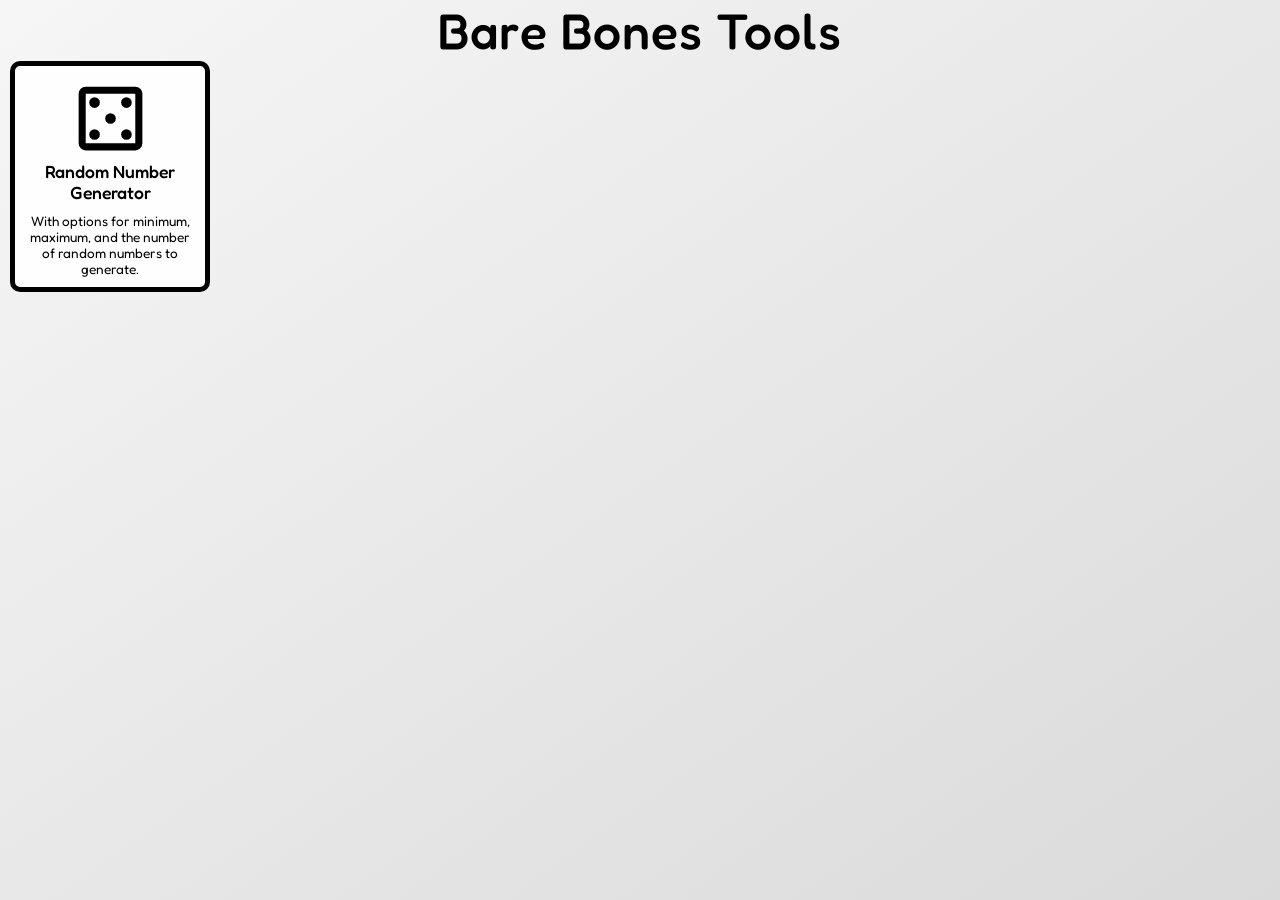
<file: public/index.html>
<!DOCTYPE html>
<html lang="en">
    <head>
        <meta charset="UTF-8" />
        <meta name="viewport" content="width=device-width, initial-scale=1.0" />
        <title>Bare Bones Tools</title>
        <link rel="stylesheet" href="style.css" />
        <link rel="preconnect" href="https://fonts.googleapis.com">
        <link rel="preconnect" href="https://fonts.gstatic.com" crossorigin>
        <link href="https://fonts.googleapis.com/css2?family=Fredoka:wght@300..600&display=swap" rel="stylesheet">
    </head>
    <body>
        <h1>Bare Bones Tools</h1>
        <div id="cardwrap">
            <a href="calculator/random-num/">
                <div class="card">
                    <img src="./_files_/icons/dice-static.svg" alt="dice" />
                    <h2 class="cardname">Random Number Generator</h2>
                    <p class="carddescription"> With options for minimum, maximum, and the number of random numbers to generate.</p>
                </div>
            </a>
        </div>
    </body>
</html>
</file>
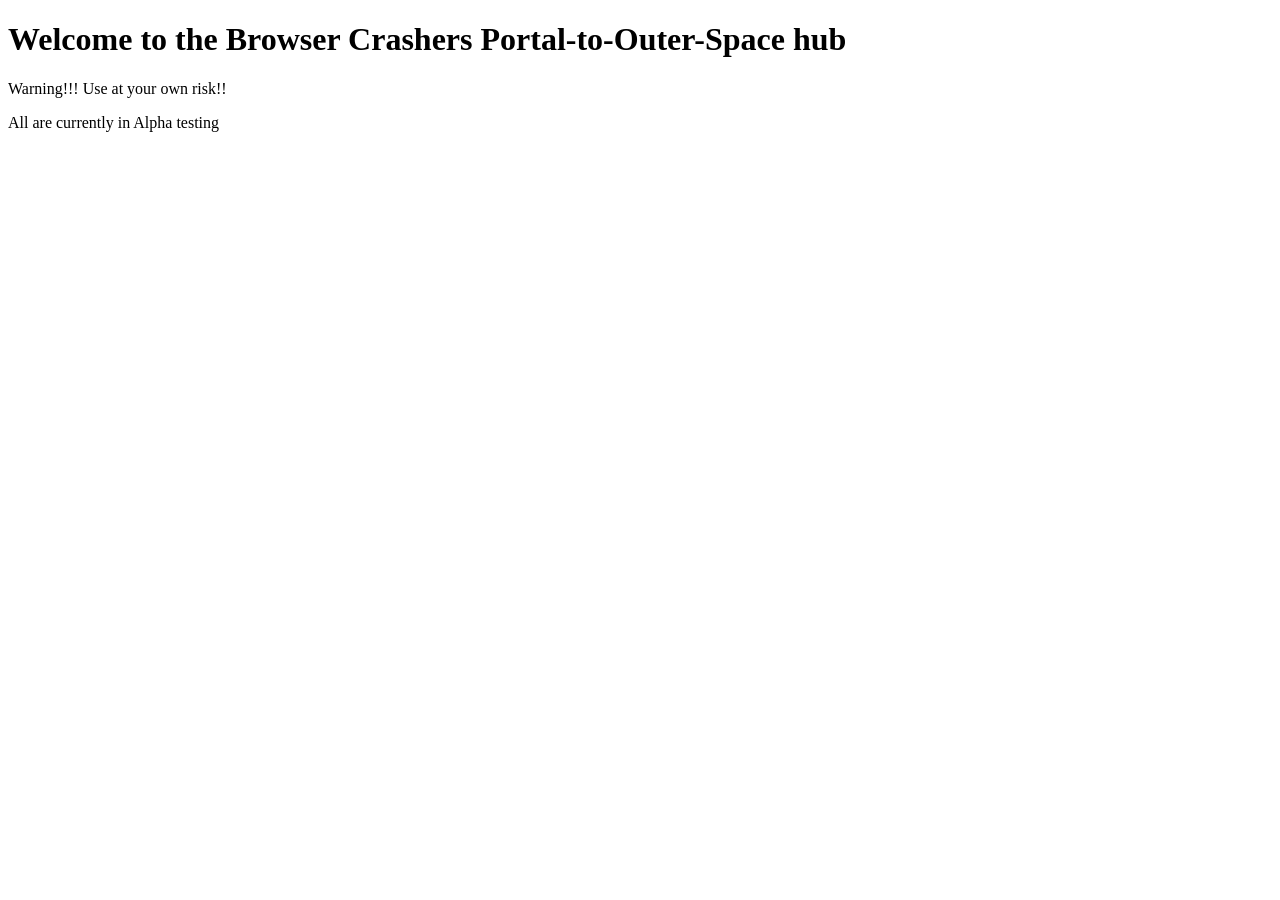
<file: public/browser-crash/index.html>
<!DOCTYPE html>
<html lang="en">
<head>
    <meta charset="UTF-8">
    <meta name="viewport" content="width=device-width, initial-scale=1.0">
    <title>Browser Crashers</title>
</head>
<body>

    <h1>Welcome to the Browser Crashers Portal-to-Outer-Space hub</h1>
    <p>Warning!!! Use at your own risk!!</p>
    <p>All are currently in Alpha testing</p>
    <a href="/v1/index.html"></a>
</body>
</html>
</file>
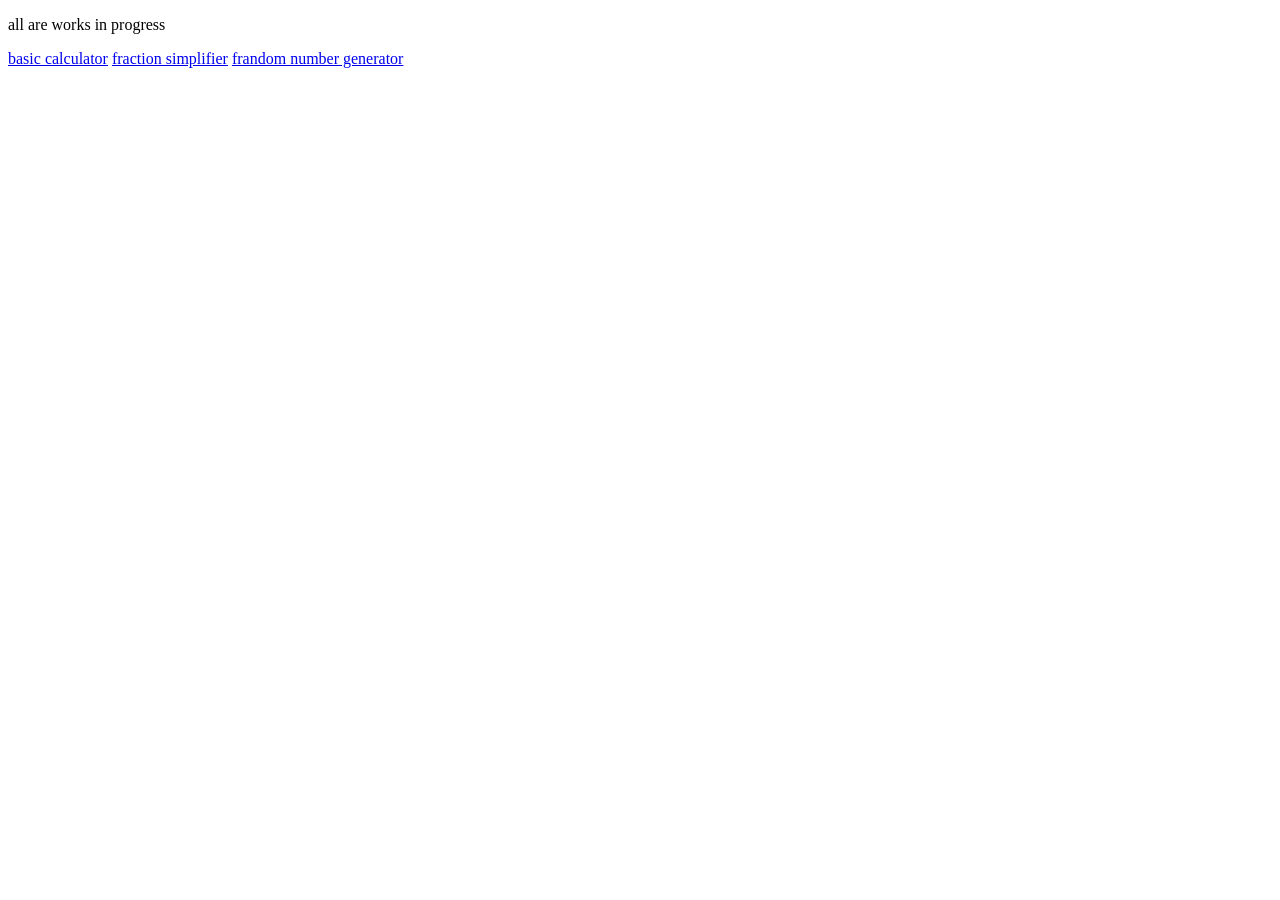
<file: public/calculator/index.html>
<!DOCTYPE html>
<html lang="en">
<head>
    <meta charset="UTF-8">
    <meta name="viewport" content="width=device-width, initial-scale=1.0">
</head>
<body>
    <title>hiiiiiiiiiiiiiiiiiii</title>
    <p>all are works in progress</p>
    <a href="./basic/">basic calculator</a>
    <a href="./simplify-fraction/">fraction simplifier</a>
    <a href="./random-num/">frandom number generator</a>
</body>
</html>
</file>
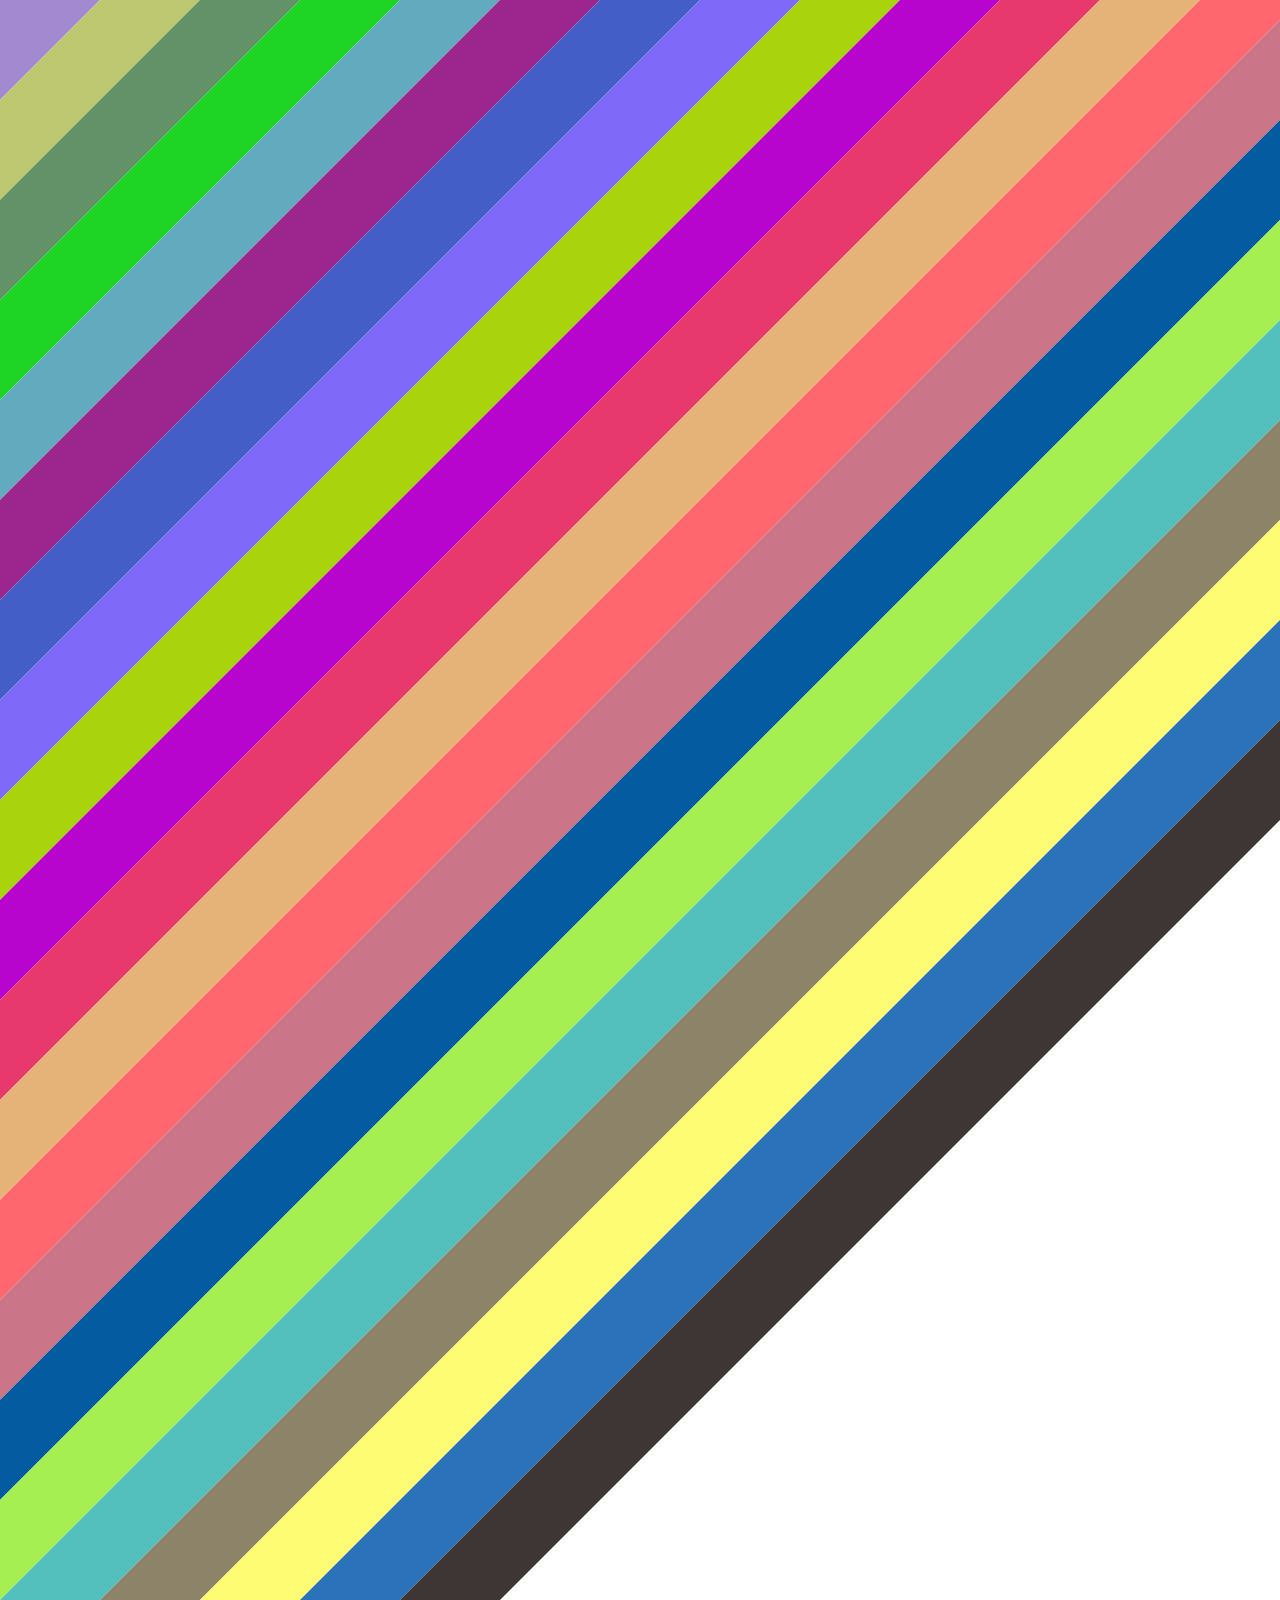
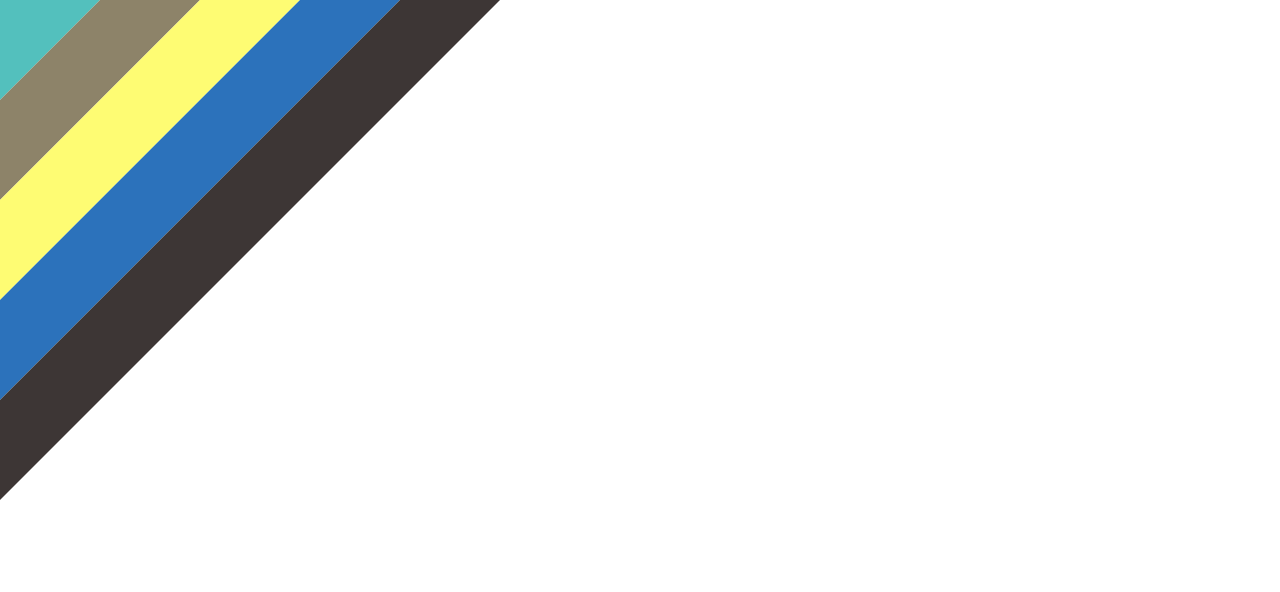
<file: public/geo-bg/index.html>
<!DOCTYPE html>
<html lang="en">
<head>
    <meta charset="UTF-8">
    <meta name="viewport" content="width=device-width, initial-scale=1.0">
    <title>Document</title>
    <link rel="stylesheet" href="style.css">
    <script type="module" src="script.mjs"></script>
</head>
<body>
    <canvas id="canvas">Ummmmm...yeah, your browser doesn't support the HTML5 Canvas element.</canvas>
</body>
</html>
</file>
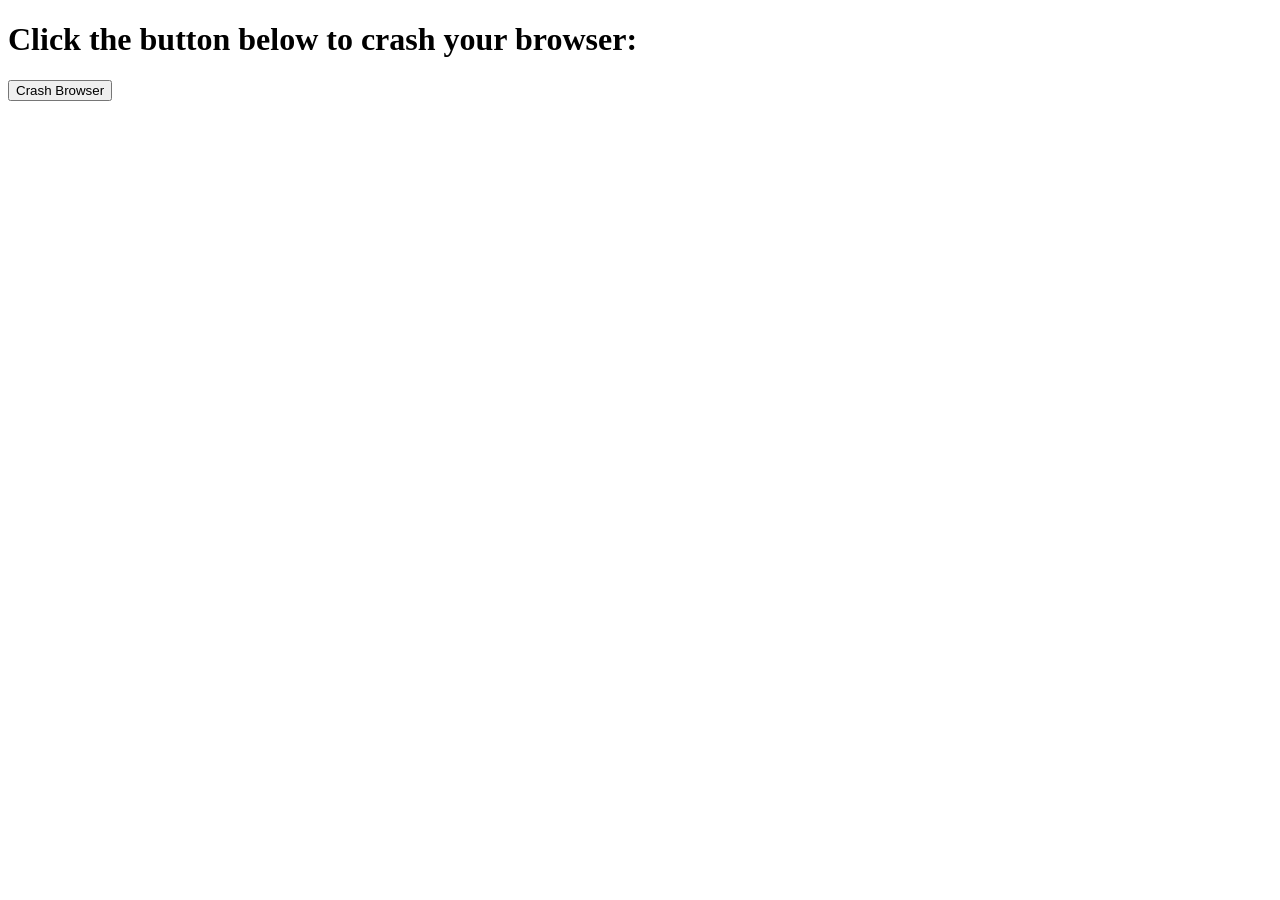
<file: public/browser-crash/v1/index.html>
<!DOCTYPE html>
<html lang="en">
<head>
    <meta charset="UTF-8">
    <meta name="viewport" content="width=device-width, initial-scale=1.0">
    <title>Browser Crash v1</title>
</head>
<body>

    <h1>Click the button below to crash your browser:</h1>
    <button onclick="crashBrowser()">Crash Browser</button>

    <script>
        function crashBrowser() {
            while (true) {
                window.open("https://kittnlabs.web.app/browser-crash/v1/index.html")
            }
        }
    </script>

</body>
</html>
</file>
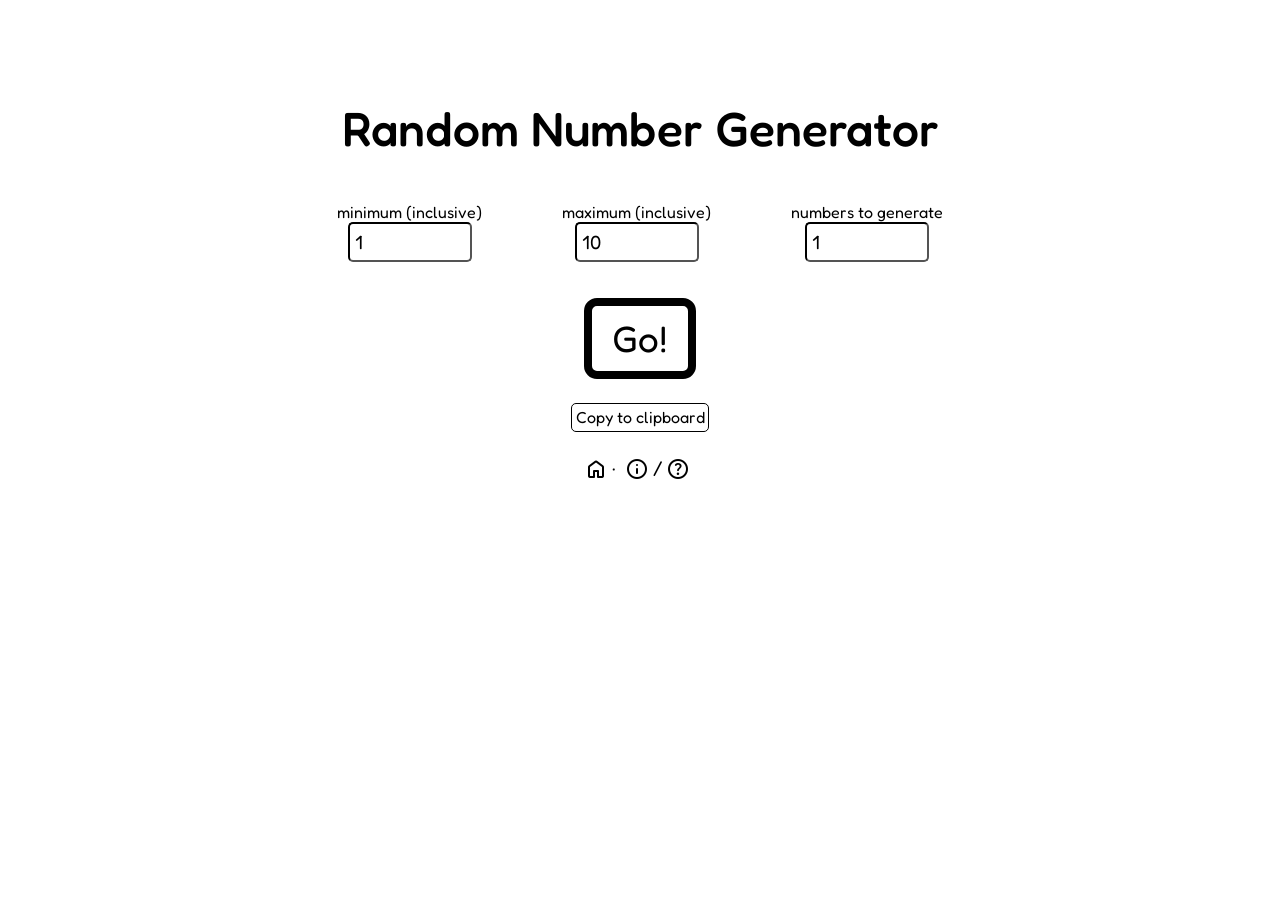
<file: public/calculator/random-num/index.html>
<!DOCTYPE html>
<html lang="en">
<head>
    <meta charset="UTF-8">
    <meta name="viewport" content="width=device-width, initial-scale=1.0">
    <title>Random Number Generator</title>
    <link rel="stylesheet" href="./style.css">
    <link rel="preconnect" href="https://fonts.googleapis.com">
    <link rel="preconnect" href="https://fonts.gstatic.com" crossorigin>
    <link href="https://fonts.googleapis.com/css2?family=Fredoka:wght@300..600&display=swap" rel="stylesheet">
    <link href="https://fonts.googleapis.com/css2?family=Material+Symbols+Rounded:FILL@0..1&icon_names=close,help,home,info&display=block" rel="stylesheet">
    <link rel="icon" type="image/svg+xml" href="../../_files_/icons/dice.svg">
</head>
<body>
        <script src="./script.mjs" type="module"></script>
        <h1 id="title">Random Number Generator</h1>
        <div class="container">
            <div>
                 <label>
                    minimum (inclusive)
                    <input id="minimum"type="number"value="1"/>
                 </label>
            </div>
            <div>
                <label>
                   maximum (inclusive)
                   <input id="maximum" type="number"value="10"/>
                </label>
           </div>
           <div>
            <label>
               numbers to generate
               <input id="numbers" type="number"value="1"/>
            </label>
       </div>
    </div>
    <button type="button"id="bigbutt" tabindex="0"class="bigbutt wappon">Go!</button>
    <div id="result" class="togglewapper"></div>
    <button class="togglewapper wappon" id="capy"tabindex="0">Copy to clipboard</button>
    <div class="navbar">
      <a href="../../index.html" class="navlink"><span class="material-symbols-rounded">home</span></a>
       <span id="dot">&middot;</span>
      <button class="navlink" tabindex="0" id="intrig">
         <span class="material-symbols-rounded">info</span>
         <span id="slash">/</span>
         <span class="material-symbols-rounded">help</span>
      </button>
   </div>
   <dialog id="inhel" closedby="any">
      <div class="headwrap">
      <h2 id="inhead">About/FAQ</h2>
       <button class="dialog-close" type="button"commandfor="inhel" command="close" aria-label="Close">
         <span class="material-symbols-rounded">close</span>
       </button>
      </div>
      <h3>Why does it say "Invalid inputs"?</h3>
      <ol>
         <li>The lower limit is greater than the upper limit.</li>
         <li>The number of random numbers to generate is less than zero.</li>
         <li>There are decimals, which are not currently supported (<a href="mailto:hi@barebonestools.anonaddy.me">shoot me an email</a> and I'll add it!)</li>
      </ol>
      <h3>What does inclusive mean?</h3>
      <p>Inclusive means that the lower and upper limits are included in the range of numbers that can be generated. For example, if you set the lower limit to 1 and the upper limit to 10, the random number generator can generate any number from 1 to 10, including both 1 and 10.</p>
      <h3>Are there any keyboard shortcuts?</h3>
      <p>Yes, you can use [Tab] and [Shift]+[Tab] to navigate between the input fields, the links, and the buttons and [Enter] to either click the current (focused) link/button or click the go button, if the focus is not on a button/link.</p>
      <h2 class="secthead">Feedback</h2>
      <a id="feedback-link" href="mailto:hi@barebonestools.anonaddy.me">Click here to send me an email!</a>
      <p>Suggestions, problems, ideas and feedback are all welcome!</p>
   </dialog>
</body>
</html>
</file>
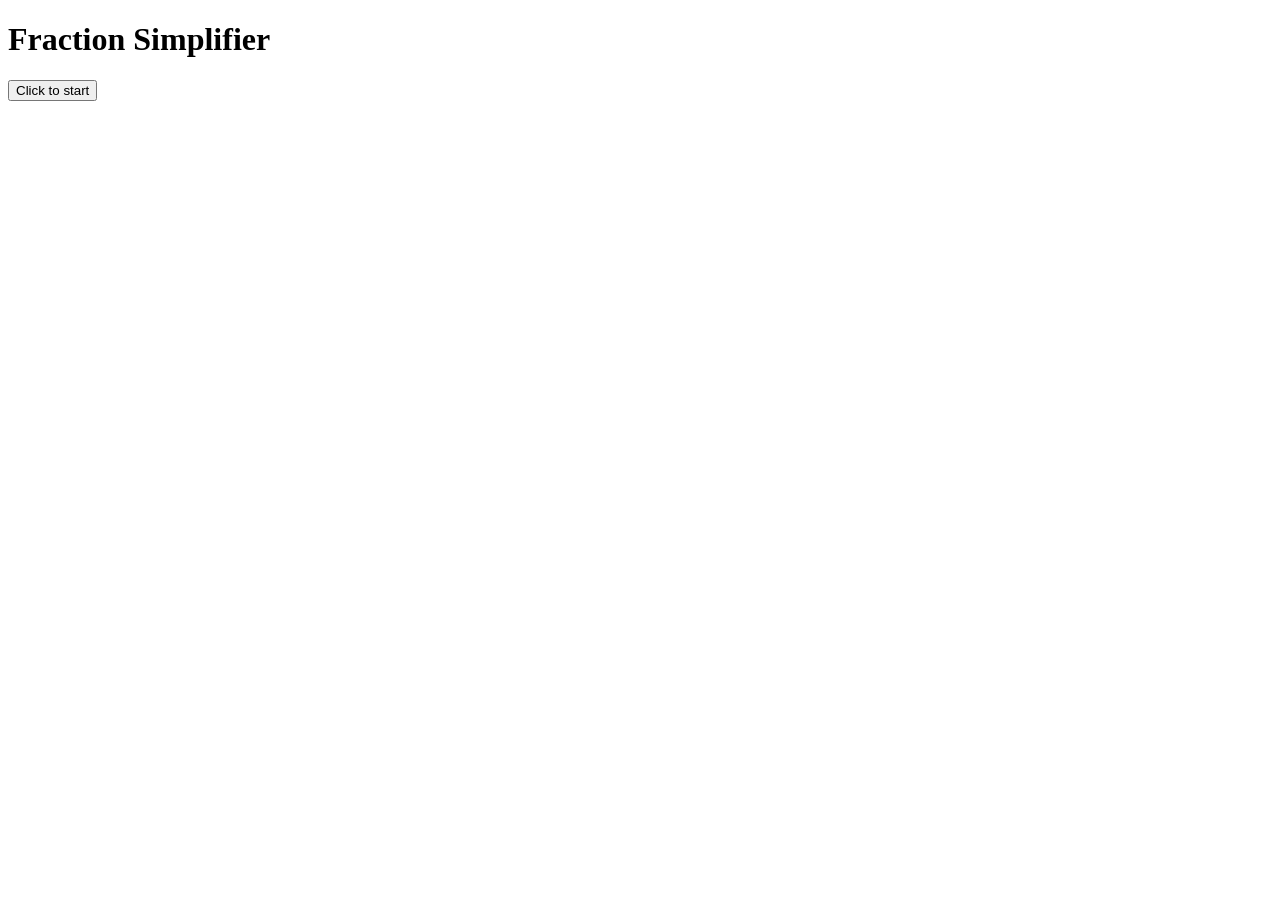
<file: public/calculator/simplify-fraction/index.html>
<!DOCTYPE html>
<html lang="en">
<head>
    <meta charset="UTF-8">
    <meta name="viewport" content="width=device-width, initial-scale=1.0">
    <title>Fraction Simplifier</title>
</head>
<body>
    <h1>Fraction Simplifier</h1>
        <button onclick="superstart()">Click to start</button>
    <script>
        function actualFructionSimp(num, nom, passover) {
            //make it return object
            if (num>nom) {
                actualFructionSimp(num%nom, nom, Math.trunc(num/nom))
            }
            let count = 1
            let gcf = num/count
            while ((nom % gcf !== 0 || Math.trunc(gcf) !== gcf) && count < num) {
                count++
                gcf = num/count
            }
            let fiddle 
            if (passover) {
                fiddle = "Your simplified fraction is: " + passover + " ";
            } else if (gcf === 1) {
                fiddle = "Already lowest terms! ";
            } else {
                fiddle = "Your simplified fraction is: ";
            }
            let newnum = num/gcf
            let newnom = nom/gcf
            return fiddle + newnum + "/" + newnom
            
        }
        function superstart() {
            let num = Number(prompt("Enter the numerator: "))
            let nom = Number(prompt("Enter the denominator:")) 
            alert(actualFructionSimp(num, nom))
        }
    </script>
</body>
</html>
</file>
<file: public/style.css>
body {
    margin: 0px 10px;
}
:root{
    /* background-color: #e2e2e2; */
    background-image: linear-gradient(to bottom right, #f6f6f6, #dadada);
    background-size: 100% 100%;
    height: 100%;
    width: 100%;
}
h1 {
    text-align: center;
    letter-spacing: 1px;
    font-size: 50px;
    margin: 0px;
}
.card{
    border: 5px solid black;
    border-radius: 10px;
    padding: 10px;
    height: fit-content;
    width: 170px;
    background-color: #ffffffe8;
    backdrop-filter: blur(8px);
    text-align: center;
}
#cardwrap{
    display: grid;
}
.card > *{
    display: block;
    margin:auto;
}
img{
    /* width:calc(100% - 50px); */
    width:50%;
}
a{
    color: black;
    text-decoration: none;
}
.cardname{
    text-align: center;
    font-size: 1.1rem;
    margin-bottom: 10px;
}
h1,h2,h3{
    font-weight:500;
}
body *{
    font-family: "Fredoka", sans-serif;
}
.carddescription{
    font-size: 0.85rem;
    text-decoration: none !important;
}
@media (hover:hover){
    .card:hover {
        text-decoration: underline;
    }
}
</file>
<file: public/geo-bg/style.css>
body{
    width: 100%;
    height: 100%;
    /* overflow: hidden; */
    margin: 0px;
}
#canvas{
    /* width: calc(calc(100vh + 100vw) + 8px);
    height: calc(calc(100vh + 100vw) + 8px); */
    margin: 0px;
}
</file>
<file: public/calculator/random-num/style.css>
body {
    justify-content: center;
    align-items: center;
    text-align: center;
    font-optical-sizing: auto;
    /* font-weight: 500; */
    font-style: normal;
    margin-top:11vh;
    /*
    align-content: center;
    margin: 0;
    height: 100dvh;
    */
}
body > *:not(#inhel){
    margin-bottom:1.5rem !important;
}
body > *{
    font-family: "fredoka", sans-serif;
}
.container {
    display: flex;
    justify-content: center;
    column-gap: 5rem;
    flex-wrap: wrap;
}

.togglewapper {
    height: min-content;
    width: fit-content;
    border-radius: 5px;
    padding: 0.2rem;
    flex-direction: row;
    align-self: center;
    margin:auto;
    border: 1.8px solid black;
    display: block;
    text-decoration: none;
    cursor: pointer;
    font-size: 1em;
}
input {
    display: flex;
    height: calc(1em + 7px);
    padding:5px;
    width: 10ch;
    border-color:black;
    border-radius: 5px;
    font-family: "fredoka", sans-serif;
    font-size:1.2em;
}
label {
    margin-bottom: 12px; /* Added for spacing between label and input */
    display: flex;
    flex-direction: column;
    text-align: center;
    align-items: center;
}
h1#title{
    font-size: 3em;
    font-weight: 500;
    margin-top:0px;
    margin-bottom:5vh !important;
}

.bigbutt{
    border: 0.5rem solid black;
    font-size: 2.3rem;
    border-radius: 13px;
    height: min-content;
    width: fit-content;
    margin:auto;
    padding:10px 20px;
    font-family: "fredoka", sans-serif;
    cursor: pointer;
}
#result{
    max-width:80vw;
    font-size:2.2rem;
    cursor:unset;
    padding:10px;
    border-width: 1.6px;
    display:none;
}
.show{
    display:block !important;
}
@media(hover:hover){
    .wappoff:hover{
    background-color: white !important;
    color:black !important;
    transition: all 300ms;
    }
    .wappon:hover{
    background-color: black !important;
    color:white !important;
    transition: all 300ms;
    }
    .navlink:hover{
        font-variation-settings: 'FILL' 1;
    }
}
.wappon, .wappoff:active,.wappoff:focus-visible, input{
    background-color: white !important;
    color:black !important;
    transition: all 300ms;
}
/*wappon & wappoff should be switched for all purposes*/
.wappoff, .wappon:active,.wappon:focus-visible{
    background-color: black !important;
    color:white !important;
    transition: all 300ms;
}
.wappoffy{
    background-color: black !important;
    color:white !important;
}
.fade{
    transition: all 1s;
}
#link{
    margin-bottom: 1.5rem !important;
}
a :not(#inhel > *){
    text-decoration: none;
    color: black;
}
.navlink{
    cursor: pointer;
}

.navbar .material-symbols-rounded,
.navbar span,
.navbar .navlink {
    vertical-align: middle;
    line-height: 1;
}
.navbar{
    user-select: none;
}
.navlink:focus-visible{
    font-variation-settings: 'FILL' 1;
}
.navlink{    
    transition: font-variation-settings 150ms;
    font-variation-settings: 'FILL' 0;
}

#inhel {
    padding: 20px;
    border: 1px solid black;
    border-radius: 10px;
    max-width:60vw;
    max-height: 80vh;
    text-align: left;
    --bm:16px;
    --lm:10px;
}
/* working on this
_______________________ */
@media (orientation: portrait) {
  #inhel {
    max-height: 70dvh;
    max-width:70dvw;
  }
}
#inhel::backdrop {
    background: rgba(0, 0, 0, 0.25);
}
#slash, #dot{
    font-family: "fredoka", sans-serif;
    font-size: 1.2rem;
    font-weight: 400;
}
.dialog-close {
    display: inline;
    /* text-align: right; */
    cursor: pointer;
    margin:0px;
    position: absolute;
    right: 0;
    top: 50%;
    transform: translateY(-50%);
    border-radius: 50%;
}
#inhead{
    text-align: center;
    margin:auto;
}

button{
    border: none;
    background-color:transparent;
}
h3{
    font-size:1rem;
    text-align:left;
    margin:0px 0px 5px;
    font-weight:500;
}
li{
    text-align:left;
}
ol{
    margin:0px;
    margin-bottom:var(--bm);
    margin-left:var(--lm);
    list-style-position: inside;
    padding-left: 0px;
}
p{
    margin:0px;
    margin-bottom:var(--bm);
    margin-left:var(--lm);
}
.headwrap{
    position: relative;
}
.secthead{
    text-align: center;
    width: 100%;
}
@supports (width: stretch) {
    .secthead {
        width: stretch;
    }
}
#feedback-link{
    margin-left: var(--lm);
}
h1, h2, h3 {
    font-weight:500;
}
</file>
